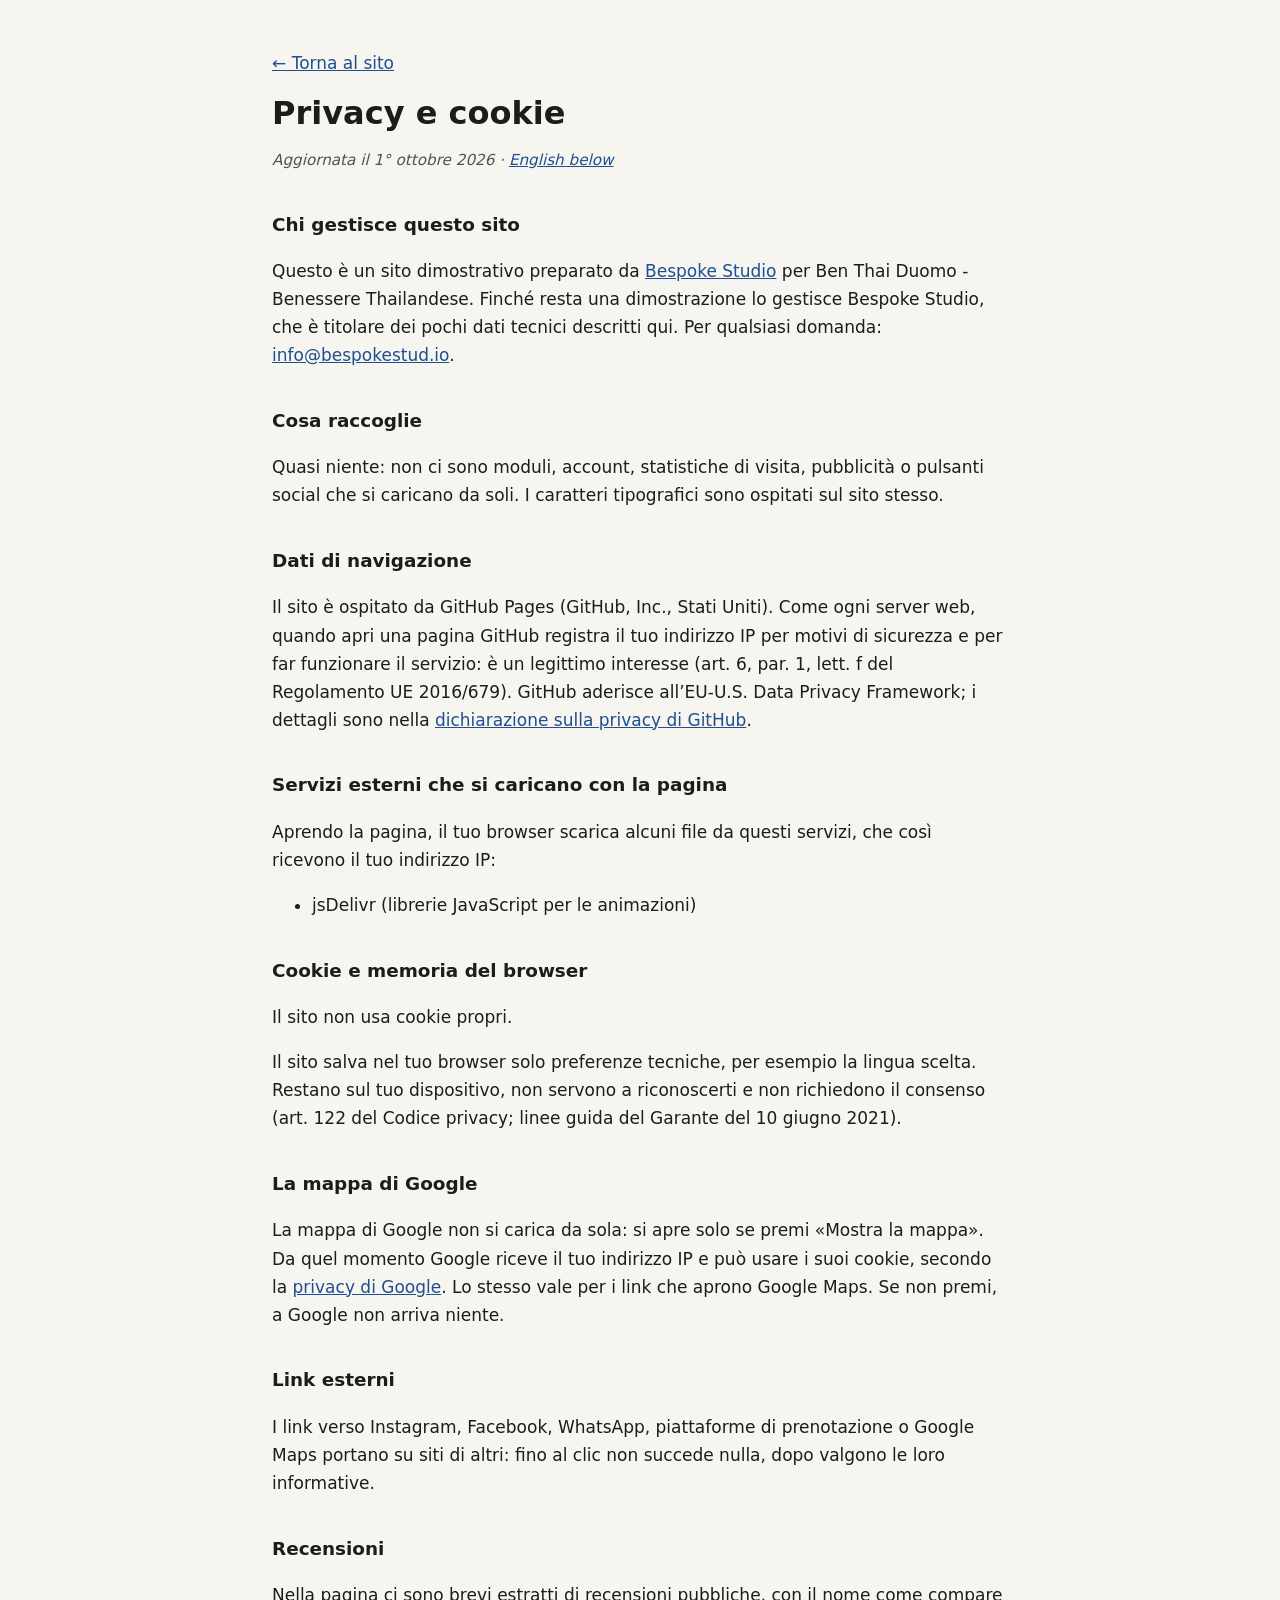
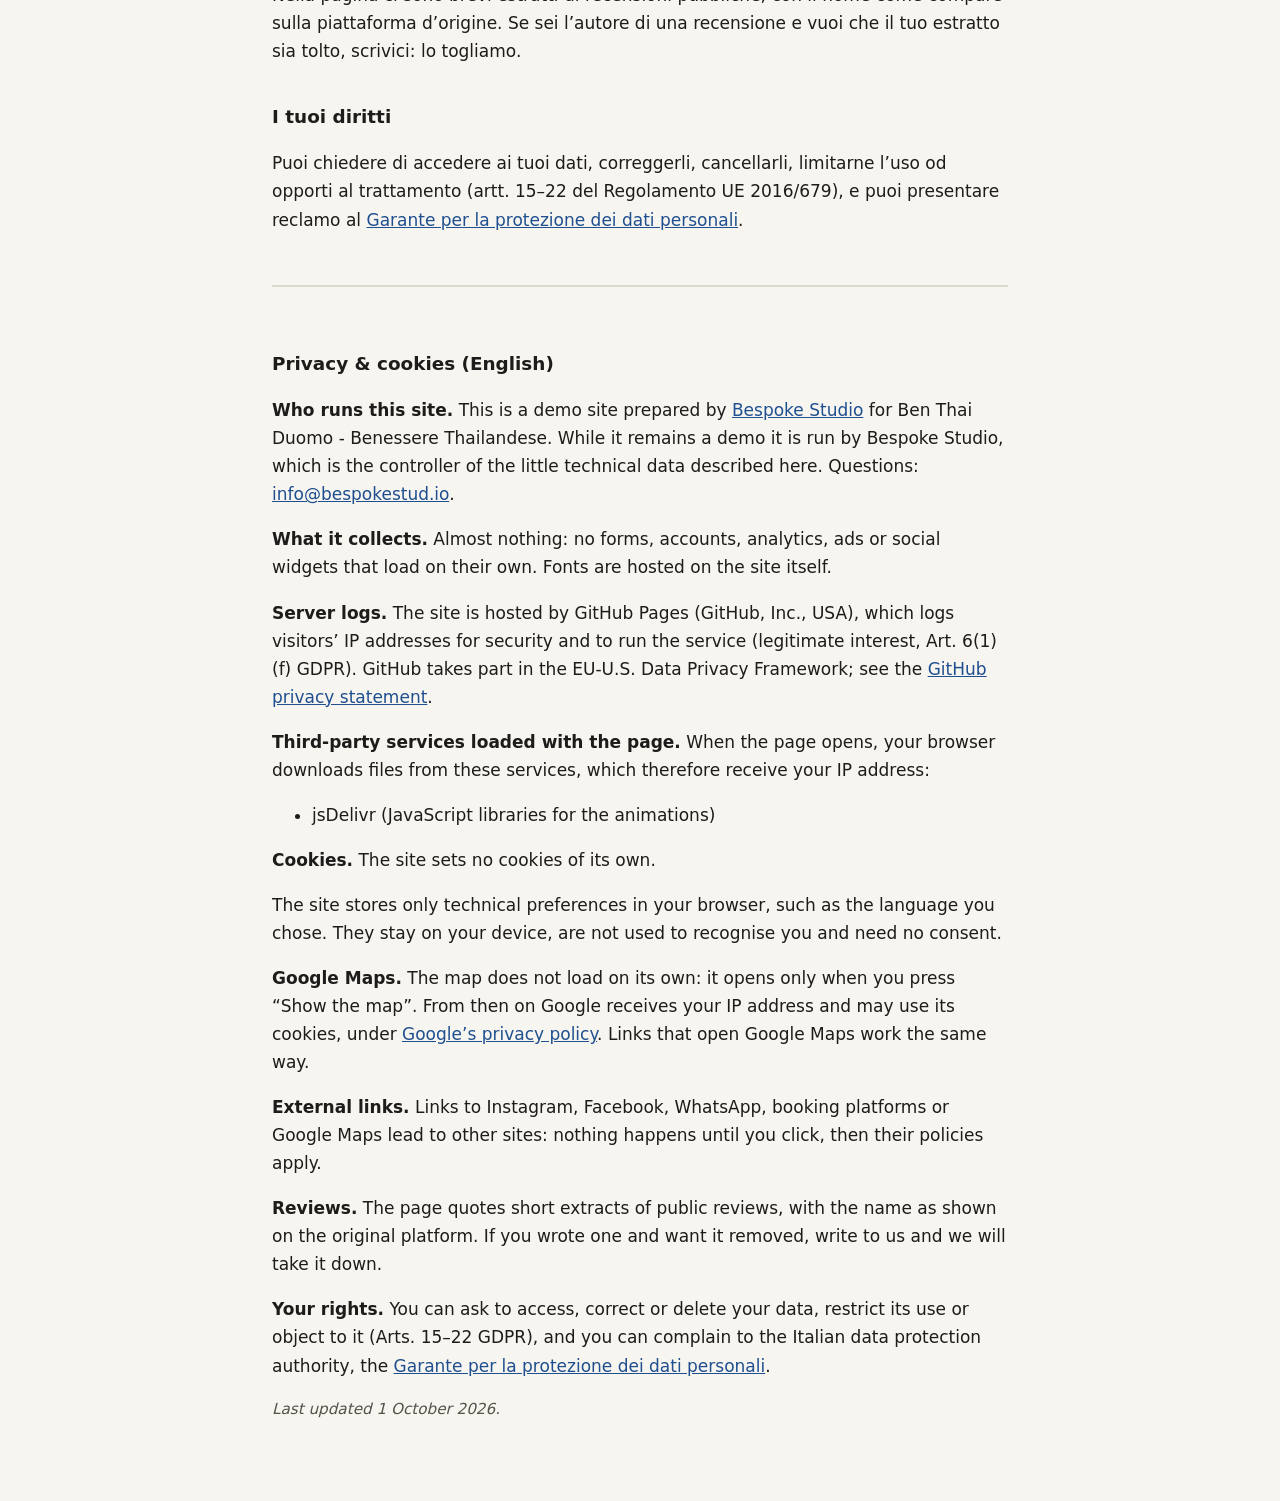
<file: privacy.html>
<!DOCTYPE html>
<html lang="it">
<head>
  <meta charset="UTF-8">
  <meta name="viewport" content="width=device-width, initial-scale=1.0">
  <meta name="robots" content="noindex">
  <title>Privacy e cookie · Ben Thai Duomo - Benessere Thailandese</title>
  <meta name="description" content="Informativa privacy e cookie del sito Ben Thai Duomo - Benessere Thailandese.">
  <style>
    body { margin: 0; background: #f7f5f0; color: #1d1c1a; font: 17px/1.65 system-ui, -apple-system, "Segoe UI", Roboto, sans-serif; }
    main { max-width: 46rem; margin: 0 auto; padding: 32px 20px 64px; }
    h1 { font-size: 2rem; line-height: 1.2; margin: 0.4em 0 0.2em; }
    h2 { font-size: 1.15rem; margin: 2em 0 0.4em; }
    a { color: #1f4f8f; }
    .data { color: #55524c; font-style: italic; font-size: 0.95rem; }
    .en { margin-top: 3em; padding-top: 1.5em; border-top: 2px solid #ddd8cc; }
    code { font-size: 0.9em; background: #ebe7dc; padding: 0 4px; border-radius: 3px; }
  </style>
</head>
<body>
<main>
  <p><a href="index.html">← Torna al sito</a></p>
  <h1>Privacy e cookie</h1>
  <p class="data">Aggiornata il 1° ottobre 2026 · <a href="#english" lang="en">English below</a></p>
  <h2>Chi gestisce questo sito</h2>
  <p>Questo è un sito dimostrativo preparato da <a href="https://bespokestud.io" rel="noopener">Bespoke Studio</a> per Ben Thai Duomo - Benessere Thailandese. Finché resta una dimostrazione lo gestisce Bespoke Studio, che è titolare dei pochi dati tecnici descritti qui. Per qualsiasi domanda: <a href="mailto:info@bespokestud.io">info@bespokestud.io</a>.</p>
  <h2>Cosa raccoglie</h2>
  <p>Quasi niente: non ci sono moduli, account, statistiche di visita, pubblicità o pulsanti social che si caricano da soli. I caratteri tipografici sono ospitati sul sito stesso.</p>
  <h2>Dati di navigazione</h2>
  <p>Il sito è ospitato da GitHub Pages (GitHub, Inc., Stati Uniti). Come ogni server web, quando apri una pagina GitHub registra il tuo indirizzo IP per motivi di sicurezza e per far funzionare il servizio: è un legittimo interesse (art. 6, par. 1, lett. f del Regolamento UE 2016/679). GitHub aderisce all’EU-U.S. Data Privacy Framework; i dettagli sono nella <a href="https://docs.github.com/site-policy/privacy-policies/github-general-privacy-statement" rel="noopener">dichiarazione sulla privacy di GitHub</a>.</p>
  <h2>Servizi esterni che si caricano con la pagina</h2>
  <p>Aprendo la pagina, il tuo browser scarica alcuni file da questi servizi, che così ricevono il tuo indirizzo IP:</p>
  <ul><li>jsDelivr (librerie JavaScript per le animazioni)</li></ul>
  <h2>Cookie e memoria del browser</h2>
  <p>Il sito non usa cookie propri.</p>
  <p>Il sito salva nel tuo browser solo preferenze tecniche, per esempio la lingua scelta. Restano sul tuo dispositivo, non servono a riconoscerti e non richiedono il consenso (art. 122 del Codice privacy; linee guida del Garante del 10 giugno 2021).</p>
  <h2>La mappa di Google</h2>
  <p>La mappa di Google non si carica da sola: si apre solo se premi «Mostra la mappa». Da quel momento Google riceve il tuo indirizzo IP e può usare i suoi cookie, secondo la <a href="https://policies.google.com/privacy?hl=it" rel="noopener">privacy di Google</a>. Lo stesso vale per i link che aprono Google Maps. Se non premi, a Google non arriva niente.</p>
  <h2>Link esterni</h2>
  <p>I link verso Instagram, Facebook, WhatsApp, piattaforme di prenotazione o Google Maps portano su siti di altri: fino al clic non succede nulla, dopo valgono le loro informative.</p>
  <h2>Recensioni</h2>
  <p>Nella pagina ci sono brevi estratti di recensioni pubbliche, con il nome come compare sulla piattaforma d’origine. Se sei l’autore di una recensione e vuoi che il tuo estratto sia tolto, scrivici: lo togliamo.</p>
  <h2>I tuoi diritti</h2>
  <p>Puoi chiedere di accedere ai tuoi dati, correggerli, cancellarli, limitarne l’uso od opporti al trattamento (artt. 15–22 del Regolamento UE 2016/679), e puoi presentare reclamo al <a href="https://www.garanteprivacy.it" rel="noopener">Garante per la protezione dei dati personali</a>.</p>
  <div class="en" id="english" lang="en">
    <h2>Privacy &amp; cookies (English)</h2>
    <p><strong>Who runs this site.</strong> This is a demo site prepared by <a href="https://bespokestud.io" rel="noopener">Bespoke Studio</a> for Ben Thai Duomo - Benessere Thailandese. While it remains a demo it is run by Bespoke Studio, which is the controller of the little technical data described here. Questions: <a href="mailto:info@bespokestud.io">info@bespokestud.io</a>.</p>
    <p><strong>What it collects.</strong> Almost nothing: no forms, accounts, analytics, ads or social widgets that load on their own. Fonts are hosted on the site itself.</p>
    <p><strong>Server logs.</strong> The site is hosted by GitHub Pages (GitHub, Inc., USA), which logs visitors’ IP addresses for security and to run the service (legitimate interest, Art. 6(1)(f) GDPR). GitHub takes part in the EU-U.S. Data Privacy Framework; see the <a href="https://docs.github.com/site-policy/privacy-policies/github-general-privacy-statement" rel="noopener">GitHub privacy statement</a>.</p>
    <p><strong>Third-party services loaded with the page.</strong> When the page opens, your browser downloads files from these services, which therefore receive your IP address:</p><ul><li>jsDelivr (JavaScript libraries for the animations)</li></ul>
    <p><strong>Cookies.</strong> The site sets no cookies of its own.</p>
    <p>The site stores only technical preferences in your browser, such as the language you chose. They stay on your device, are not used to recognise you and need no consent.</p>
    <p><strong>Google Maps.</strong> The map does not load on its own: it opens only when you press “Show the map”. From then on Google receives your IP address and may use its cookies, under <a href="https://policies.google.com/privacy?hl=en" rel="noopener">Google’s privacy policy</a>. Links that open Google Maps work the same way.</p>
    <p><strong>External links.</strong> Links to Instagram, Facebook, WhatsApp, booking platforms or Google Maps lead to other sites: nothing happens until you click, then their policies apply.</p>
    <p><strong>Reviews.</strong> The page quotes short extracts of public reviews, with the name as shown on the original platform. If you wrote one and want it removed, write to us and we will take it down.</p>
    <p><strong>Your rights.</strong> You can ask to access, correct or delete your data, restrict its use or object to it (Arts. 15–22 GDPR), and you can complain to the Italian data protection authority, the <a href="https://www.garanteprivacy.it" rel="noopener">Garante per la protezione dei dati personali</a>.</p>
    <p class="data">Last updated 1 October 2026.</p>
  </div>
</main>
</body>
</html>
</file>
